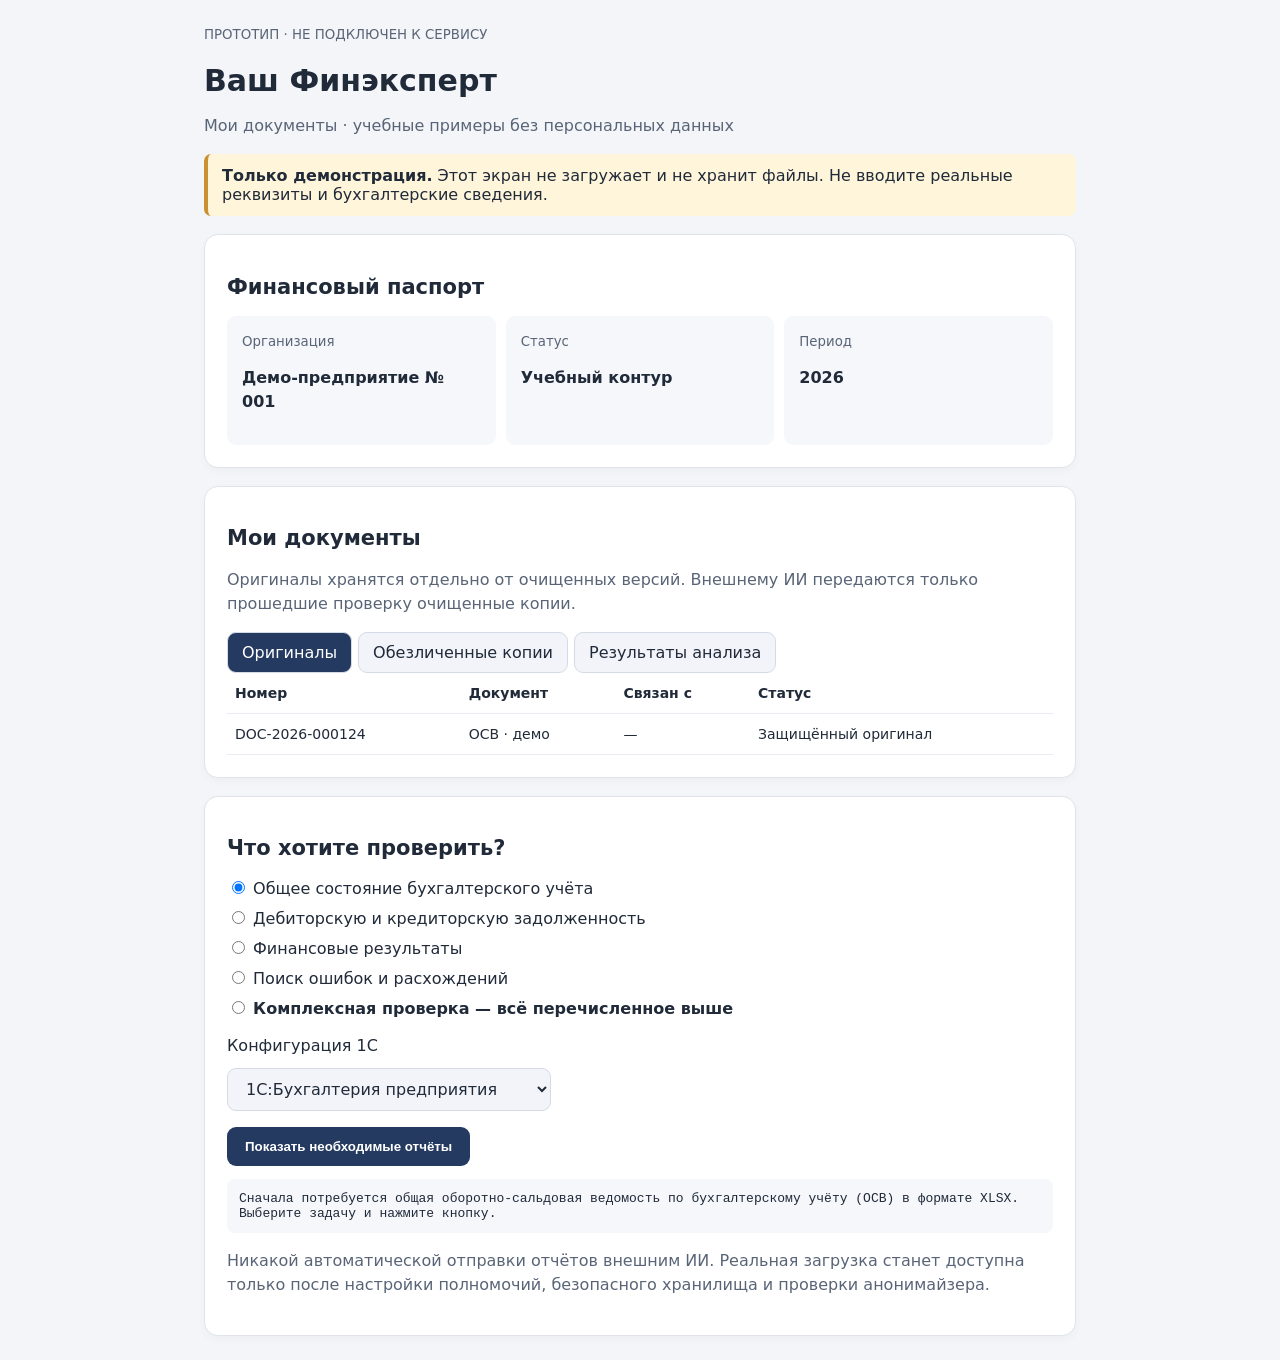
<file: prototypes/finexpert-documents.html>
<!doctype html>
<html lang="ru"><head><meta charset="utf-8"><meta name="viewport" content="width=device-width,initial-scale=1"><title>Ваш Финэксперт — прототип документов</title>
<style>
:root{font-family:system-ui,-apple-system,Segoe UI,sans-serif;color:#202a39;background:#f3f5f8}
*{box-sizing:border-box}body{margin:0}main{max-width:920px;margin:auto;padding:24px}
h1{font-size:30px;margin-bottom:6px}h2{font-size:21px}p{line-height:1.5}
.note{background:#fef5da;border-left:4px solid #ca9134;padding:12px 14px;border-radius:7px}
.panel{background:#fff;padding:22px;margin-top:18px;border:1px solid #e0e4ea;border-radius:14px;box-shadow:0 3px 8px #00000008}
.grid{display:grid;grid-template-columns:repeat(auto-fit,minmax(190px,1fr));gap:10px}
.tile{background:#f5f7fb;padding:15px;border-radius:9px}small,.sub{color:#596577}
.tabs{display:flex;flex-wrap:wrap;gap:6px}.tabs button,select{background:#f2f4f9;color:#202a39;border:1px solid #d5dbe6;padding:10px 14px;border-radius:9px;cursor:pointer;font:inherit}
.tabs button.active{background:#243a60;color:white}
table{width:100%;border-collapse:collapse}td,th{border-bottom:1px solid #e8ebf1;text-align:left;padding:12px 8px;font-size:14px}
label{display:block;margin:10px 0}.btn{color:white;background:#243a60;border:none;border-radius:9px;padding:12px 18px;font-weight:600;cursor:pointer}
pre{white-space:pre-wrap;background:#f5f7fb;padding:12px;border-radius:8px}
</style></head><body><main>
<header><small>ПРОТОТИП · НЕ ПОДКЛЮЧЕН К СЕРВИСУ</small><h1>Ваш Финэксперт</h1><p class="sub">Мои документы · учебные примеры без персональных данных</p></header>
<div class="note"><b>Только демонстрация.</b> Этот экран не загружает и не хранит файлы. Не вводите реальные реквизиты и бухгалтерские сведения.</div>
<section class="panel"><h2>Финансовый паспорт</h2><div class="grid"><div class="tile"><small>Организация</small><p><b>Демо-предприятие № 001</b></p></div><div class="tile"><small>Статус</small><p><b>Учебный контур</b></p></div><div class="tile"><small>Период</small><p><b>2026</b></p></div></div></section>
<section class="panel"><h2>Мои документы</h2><p class="sub">Оригиналы хранятся отдельно от очищенных версий. Внешнему ИИ передаются только прошедшие проверку очищенные копии.</p><div class="tabs" id="tabs"><button class="active" data-kind="original">Оригиналы</button><button data-kind="sanitized">Обезличенные копии</button><button data-kind="result">Результаты анализа</button></div>
<div style="overflow-x:auto"><table><thead><tr><th>Номер</th><th>Документ</th><th>Связан с</th><th>Статус</th></tr></thead><tbody id="rows"></tbody></table></div></section>
<section class="panel"><h2>Что хотите проверить?</h2>
<label><input type="radio" name="check" value="general" checked> Общее состояние бухгалтерского учёта</label>
<label><input type="radio" name="check" value="debt"> Дебиторскую и кредиторскую задолженность</label>
<label><input type="radio" name="check" value="profit"> Финансовые результаты</label>
<label><input type="radio" name="check" value="errors"> Поиск ошибок и расхождений</label>
<label><input type="radio" name="check" value="all"> <b>Комплексная проверка — всё перечисленное выше</b></label>
<p><label for="system">Конфигурация 1С</label><select id="system"><option>1С:Бухгалтерия предприятия</option><option>1С:ERP</option><option>1С:Комплексная автоматизация</option><option>Другая конфигурация</option></select></p>
<button class="btn" id="show">Показать необходимые отчёты</button>
<pre id="guide" aria-live="polite">Сначала потребуется общая оборотно-сальдовая ведомость по бухгалтерскому учёту (ОСВ) в формате XLSX. Выберите задачу и нажмите кнопку.</pre>
<p class="sub">Никакой автоматической отправки отчётов внешним ИИ. Реальная загрузка станет доступна только после настройки полномочий, безопасного хранилища и проверки анонимайзера.</p></section>
</main><script>
"use strict";
const examples=[
{kind:"original",id:"DOC-2026-000124",name:"ОСВ · демо",parent:"—",status:"Защищённый оригинал"},
{kind:"sanitized",id:"DOC-2026-000124-A01",name:"ОСВ · очищенная копия",parent:"DOC-2026-000124",status:"Пример очищенной версии"},
{kind:"result",id:"DOC-2026-000124-R01",name:"Диагностика · демо",parent:"DOC-2026-000124-A01",status:"Учебный анализ"}];
function render(kind){const body=document.getElementById("rows");body.replaceChildren();for(const d of examples.filter(x=>x.kind===kind)){const tr=document.createElement("tr");for(const v of [d.id,d.name,d.parent,d.status]){const td=document.createElement("td");td.textContent=v;tr.append(td)}body.append(tr)}}
document.querySelectorAll("#tabs button").forEach(b=>b.addEventListener("click",()=>{document.querySelectorAll("#tabs button").forEach(x=>x.classList.remove("active"));b.classList.add("active");render(b.dataset.kind)}));render("original");
document.getElementById("show").addEventListener("click",()=>{
const choice=document.querySelector("input[name=check]:checked").value;
const task={general:"Для общей проверки: общая ОСВ; по задаче бухгалтерский баланс и отчёт о финансовых результатах.",debt:"Для задолженности: общая ОСВ, ОСВ по счетам 60, 62 и 76 с аналитикой контрагентов и договоров.",profit:"Для финансовых результатов: общая ОСВ, отчёт о финансовых результатах; по запросу анализ счетов 90, 91 и 99.",errors:"Для поиска ошибок: общая ОСВ; затем адресно карточки счетов и проводки, если система обнаружит отклонения.",all:"Комплексная проверка: сначала общая ОСВ, затем баланс и отчёт о финансовых результатах, ОСВ счетов 60/62/76, анализ 90/91/99 и только при необходимости карточки счетов. Не все файлы сразу."};
document.getElementById("guide").textContent="Конфигурация: "+document.getElementById("system").value+"\n"+task[choice]+"\n\nДля чего: проверка остатков, оборотов, задолженности и возможных расхождений. Выгрузите отчёты из бухгалтерского (регламентированного) учёта в XLSX. Не загружайте полную базу 1С.";
});
</script></body></html>
</file>
